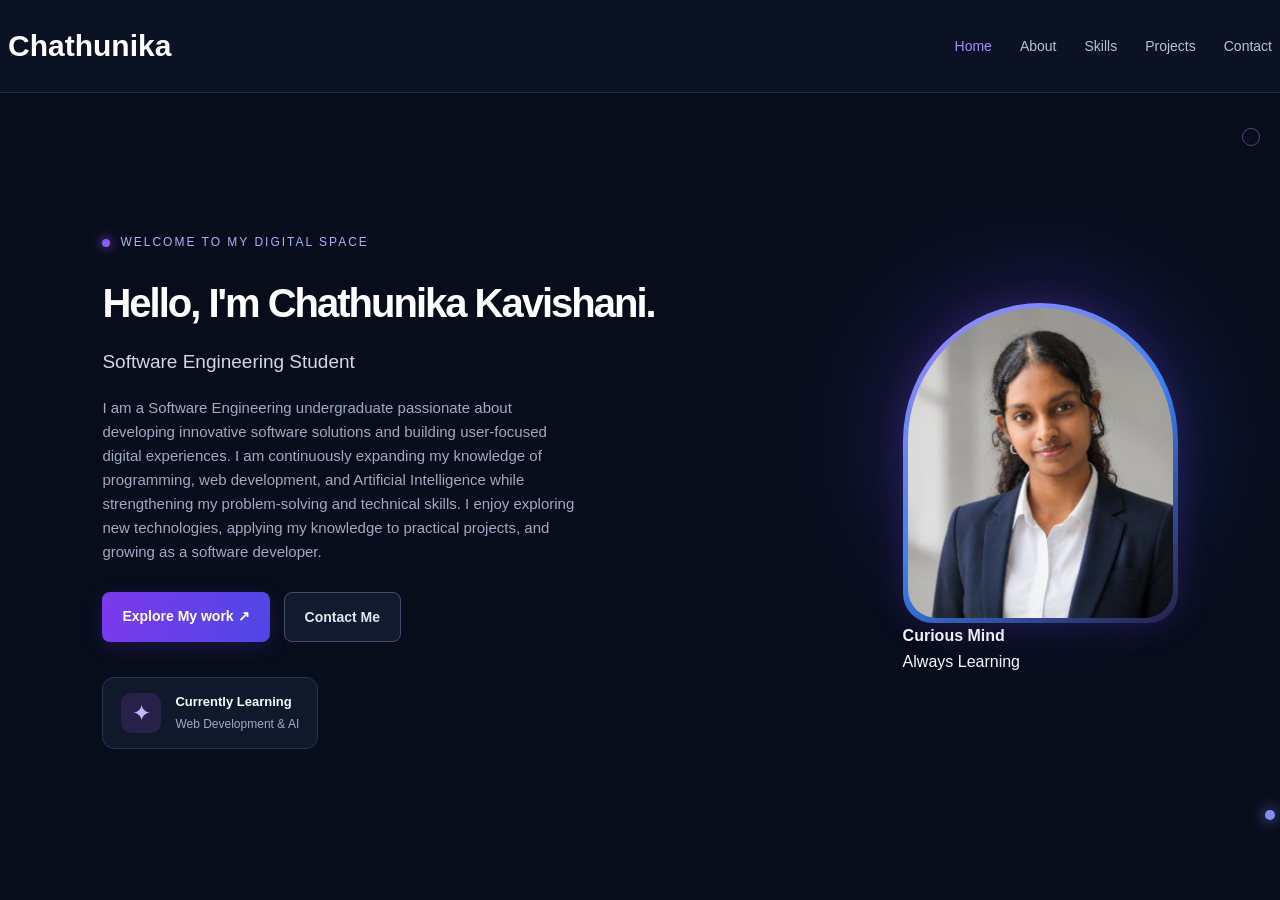
<file: index.html>
<!DOCTYPE html>
<html lang="en">
    <head>
        <meta charset="UTF-8">
        <meta name="viewport" content="width=device-width,initial-scale=1.0">

        <title> My Portfolio| Home</title>

        <link rel="stylesheet" href="style.css">


    </head>
    <body>
        <!--Navigation Bar-->
        <nav class="navbar">
            <a href="#home" class="logo">Chathunika</a>

            <ul class="nav-links">
                <li><a href="#home" class="active">Home</a></li>
                 <li><a href="#about">About</a></li>
                  <li><a href="#skills" >Skills</a></li>
                   <li><a href="#projects" >Projects</a></li>
                    <li><a href="#contact" >Contact</a></li>
            </ul>

        </nav>

        <!--Home/Hero Section-->
        <section id="home" class="hero">

            <!--Left Side Text-->
             <div class="hero-content">

                <p class="welcome">
                    <span class="status-dot"></span>
                    WELCOME TO MY DIGITAL SPACE
                </p>

   <h1 style="color: white !important; font-size: 40px !important;">
    Hello, I'm Chathunika Kavishani.
</h1>

                <h2>Software Engineering Student</h2>

                <p class="description">
                      I am a Software Engineering undergraduate passionate about 
                      developing innovative software solutions and building user-focused
                      digital experiences. I am continuously expanding my knowledge of programming, 
                      web development, and Artificial Intelligence while strengthening my problem-solving
                      and technical skills. I enjoy exploring new technologies, applying my knowledge to
                      practical projects, and growing as a software developer.
                </p>

                <!--Button-->

                <div class="hero-buttons">
                    <a href="#projects" class="btn primary-btn">
                        Explore My work &#8599;
                    </a>

                     <a href="#contact" class="btn secondary-btn">
                        Contact Me 
                    </a>



                </div>

                <!--Small introduction card-->
                <div class="mini-card">
                    <div class="mini-icon">&#10022;</div>

                    <div>
                        <h3>Currently Learning</h3>
                        <p>Web Development & AI</p>
                    </div>
                </div>

             </div>

             <!--Right-side profile photo-->
             <div class="'hero-image">
                <div class="image-glow"></div>

                <div class="photo-frame">
                    <img src="profile.png"
                      alt="Portrait of the profile"  
                      class="profile-photo">

                </div>

                <div class="'floating-badge">
                    <span class="badge-icon"></span>
                    <div>
                        <strong>Curious Mind</strong>
                        <p>Always Learning</p>
                    </div>
                </div>

                <div class="decor decor-one"></div>
                <div class="decor decor-two"></div>
             </div>
        </section>
</file>
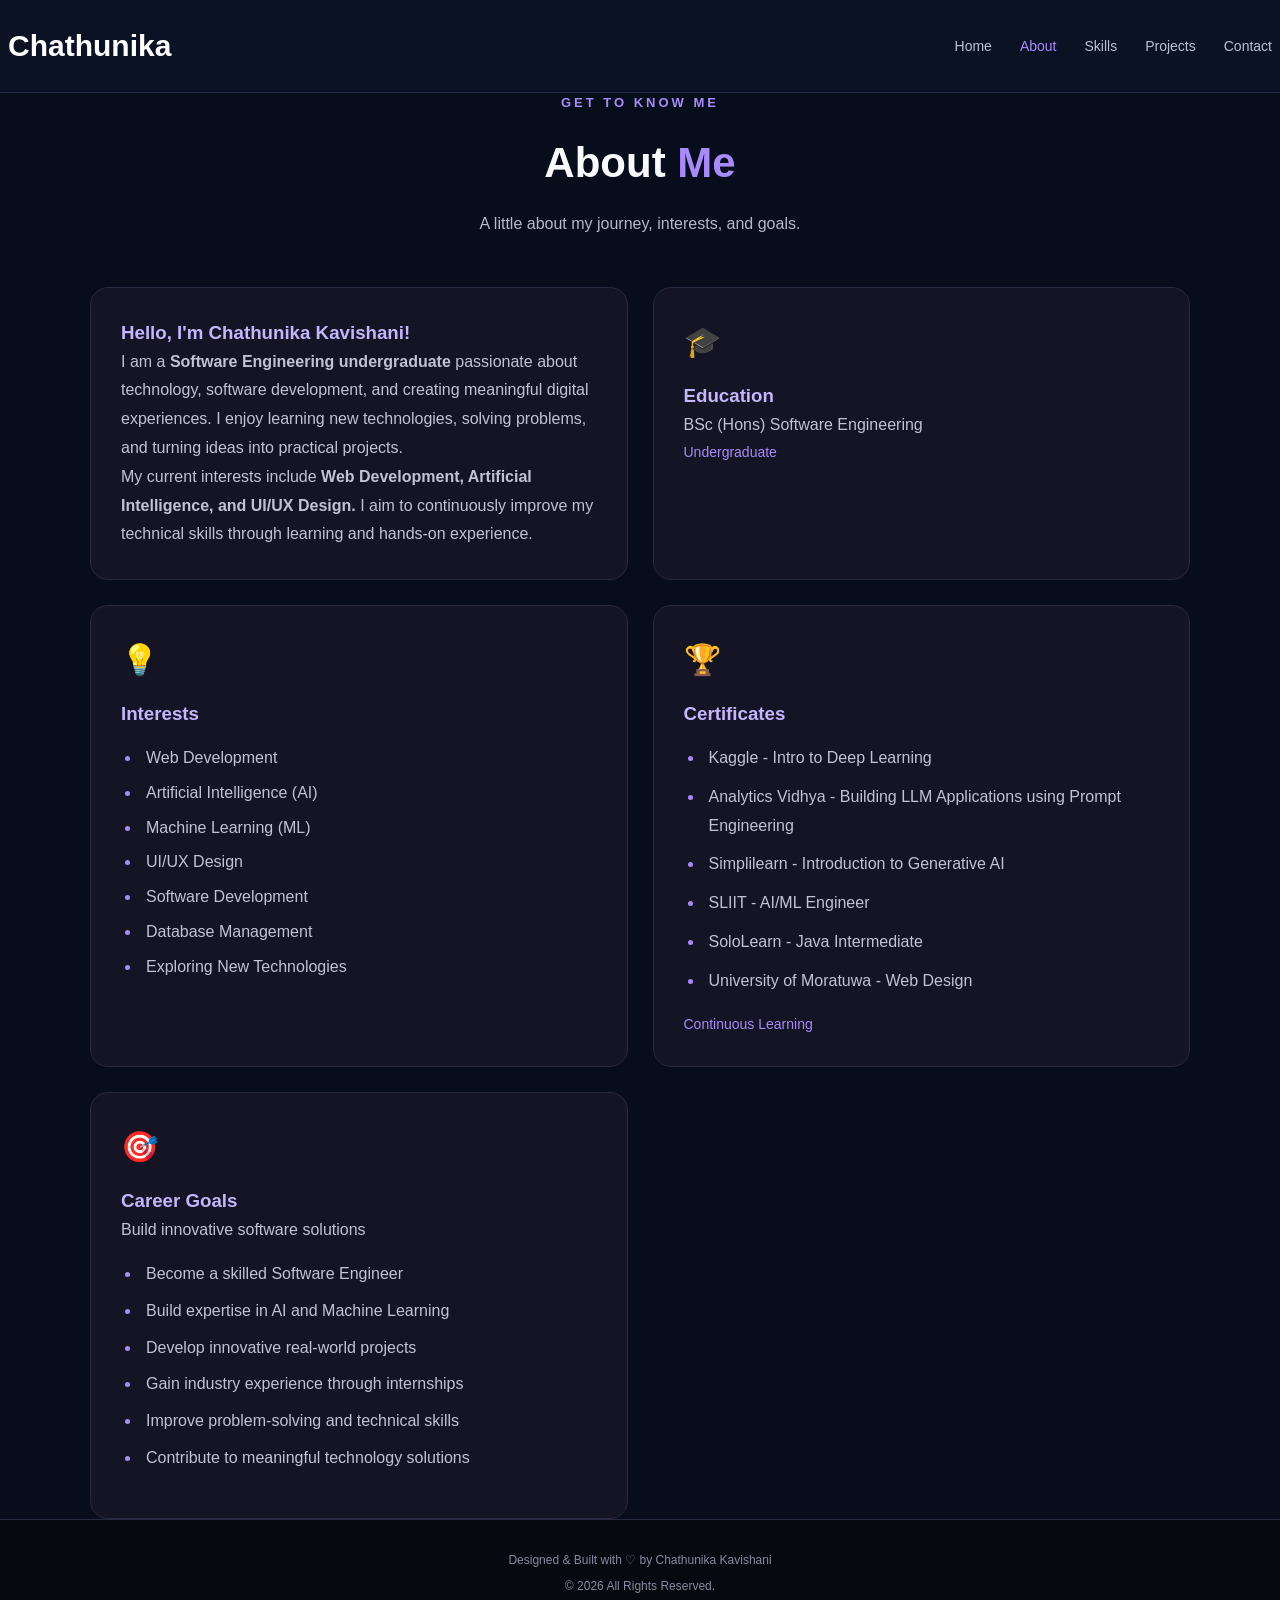
<file: about.html>
<!DOCTYPE html>
<html lang="en">
<head>
    <meta charset="UTF-8">
    <meta name="viewport" content="width=device-width, initial-scale=1.0">
    <title>About Me | Chathunika Kavishani</title>
    <link rel="stylesheet" href="style.css">
</head>
<body>

    <!-- Navigation Bar -->
    <nav class="navbar">
        <div class="logo">Chathunika</div>

        <ul class="nav-links">
            <li><a href="index.html">Home</a></li>
            <li><a href="about.html" class="active">About</a></li>
            <li><a href="index.html#skills">Skills</a></li>
            <li><a href="projects.html">Projects</a></li>
            <li><a href="contact.html">Contact</a></li>
        </ul>
    </nav>

    <!-- About Section -->
    <section id="about" class="about-section">

        <div class="about-heading">
            <p class="section-label">GET TO KNOW ME</p>
            <h2>About <span>Me</span></h2>
            <p>A little about my journey, interests, and goals.</p>
        </div>

        <div class="about-container">

            <!-- Introduction -->
            <div class="about-content">
                <h3>Hello, I'm Chathunika Kavishani!</h3>

                <p>
                    I am a <b>Software Engineering undergraduate</b>
                    passionate about technology, software development,
                    and creating meaningful digital experiences. I enjoy
                    learning new technologies, solving problems, and
                    turning ideas into practical projects.
                </p>

                <p>
                    My current interests include <b>Web Development,
                    Artificial Intelligence, and UI/UX Design.</b>
                    I aim to continuously improve my technical skills
                    through learning and hands-on experience.
                </p>
            </div>

            <!-- Education -->
            <div class="about-card">
                <div class="about-icon">&#127891;</div>
                <h3>Education</h3>
                <p>BSc (Hons) Software Engineering</p>
                <span>Undergraduate</span>
            </div>

            <!-- Interests -->
            <div class="about-card">
                <div class="about-icon">&#128161;</div>
                <h3>Interests</h3>
                <ul class="interests-list">
                    <li>Web Development</li>
                    <li>Artificial Intelligence (AI)</li>
                    <li>Machine Learning (ML)</li>
                    <li>UI/UX Design</li>
                    <li>Software Development</li>
                    <li>Database Management</li>
                    <li>Exploring New Technologies</li>
                </ul>
            </div>

            <!-- Certificates -->
            <div class="about-card">
                <div class="about-icon">&#127942;</div>
                <h3>Certificates</h3>
                <ul class="certificate-list">
                    <li>Kaggle - Intro to Deep Learning</li>
                    <li>Analytics Vidhya - Building LLM Applications using Prompt Engineering</li>
                    <li>Simplilearn - Introduction to Generative AI</li>
                    <li>SLIIT - AI/ML Engineer</li>
                    <li>SoloLearn - Java Intermediate</li>
                    <li>University of Moratuwa - Web Design</li>
                </ul>
                <span>Continuous Learning</span>
            </div>

            <!-- Career Goals -->
            <div class="about-card">
                <div class="about-icon">&#127919;</div>
                <h3>Career Goals</h3>
                <p>Build innovative software solutions</p>

                <ul class="career-list">
                    <li>Become a skilled Software Engineer</li>
                    <li>Build expertise in AI and Machine Learning</li>
                    <li>Develop innovative real-world projects</li>
                    <li>Gain industry experience through internships</li>
                    <li>Improve problem-solving and technical skills</li>
                    <li>Contribute to meaningful technology solutions</li>
                </ul>
            </div>

        </div>
    </section>

    <!-- Footer -->
    <footer class="portfolio-footer">
        <p>Designed & Built with ♡ by Chathunika Kavishani</p>
        <p>© 2026 All Rights Reserved.</p>
    </footer>

</body>
</html>
</file>
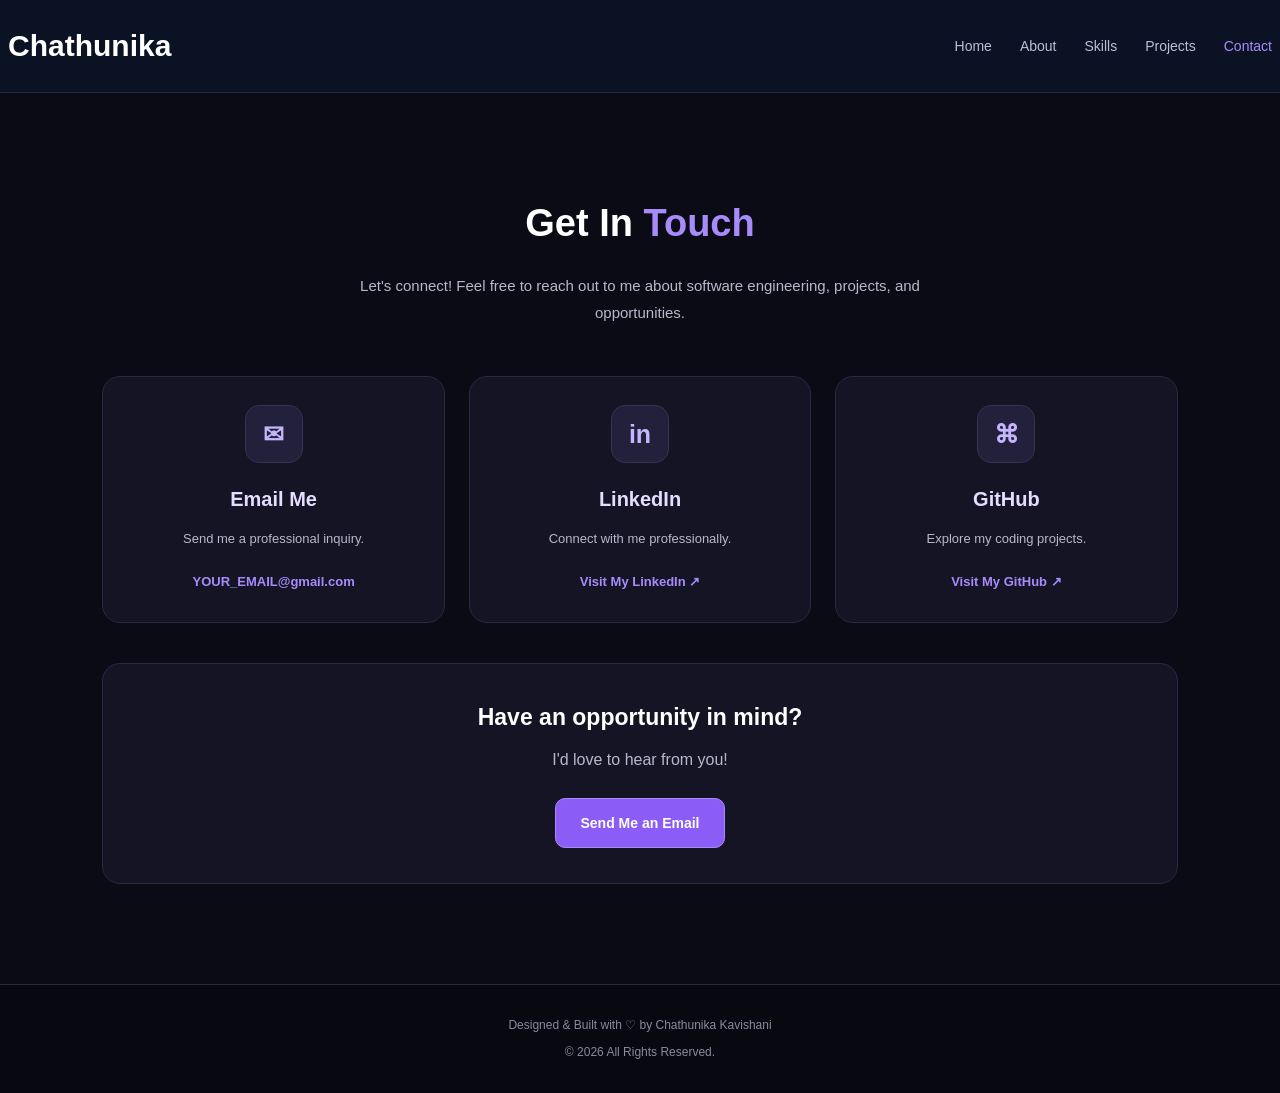
<file: contact.html>
<!DOCTYPE html>
<html lang="en">
<head>
    <meta charset="UTF-8">
    <meta name="viewport" content="width=device-width, initial-scale=1.0">

    <title>Contact | Chathunika Kavishani</title>

    <link rel="stylesheet" href="style.css">
</head>
<body>

    <!-- Navigation Bar -->
    <nav class="navbar">
        <div class="logo">Chathunika</div>

        <ul class="nav-links">
            <li><a href="index.html">Home</a></li>
            <li><a href="index.html#about">About</a></li>
            <li><a href="index.html#skills">Skills</a></li>
            <li><a href="index.html#projects">Projects</a></li>
            <li><a href="contact.html" class="active">Contact</a></li>
        </ul>
    </nav>

    <!-- Contact Page -->
    <main class="contact-section">
        <div class="contact-container">

            <h2 class="section-title">
                Get In <span>Touch</span>
            </h2>

            <p class="contact-subtitle">
                Let's connect! Feel free to reach out to me
                about software engineering, projects, and opportunities.
            </p>

            <div class="contact-grid">

                <div class="contact-card">
                    <div class="contact-icon">✉</div>
                    <h3>Email Me</h3>
                    <p>Send me a professional inquiry.</p>
                    <a href="mailto:YOUR_EMAIL@gmail.com">
                        YOUR_EMAIL@gmail.com
                    </a>
                </div>

                <div class="contact-card">
                    <div class="contact-icon">in</div>
                    <h3>LinkedIn</h3>
                    <p>Connect with me professionally.</p>
                    <a href="https://www.linkedin.com/in/kavishani-epa-664091382/"
                       target="_blank"
                       rel="noopener noreferrer">
                        Visit My LinkedIn ↗
                    </a>
                </div>

                <div class="contact-card">
                    <div class="contact-icon">⌘</div>
                    <h3>GitHub</h3>
                    <p>Explore my coding projects.</p>
                    <a href="https://github.com/chathunikakavishani"
                       target="_blank"
                       rel="noopener noreferrer">
                        Visit My GitHub ↗
                    </a>
                </div>

            </div>

            <div class="contact-cta">
                <h3>Have an opportunity in mind?</h3>
                <p>I'd love to hear from you!</p>

                <a href="mailto:YOUR_EMAIL@gmail.com"
                   class="contact-button">
                    Send Me an Email
                </a>
            </div>

        </div>
    </main>

    <footer class="portfolio-footer">
        <p>Designed & Built with ♡ by Chathunika Kavishani</p>
        <p>© 2026 All Rights Reserved.</p>
    </footer>

</body>
</html>
</file>
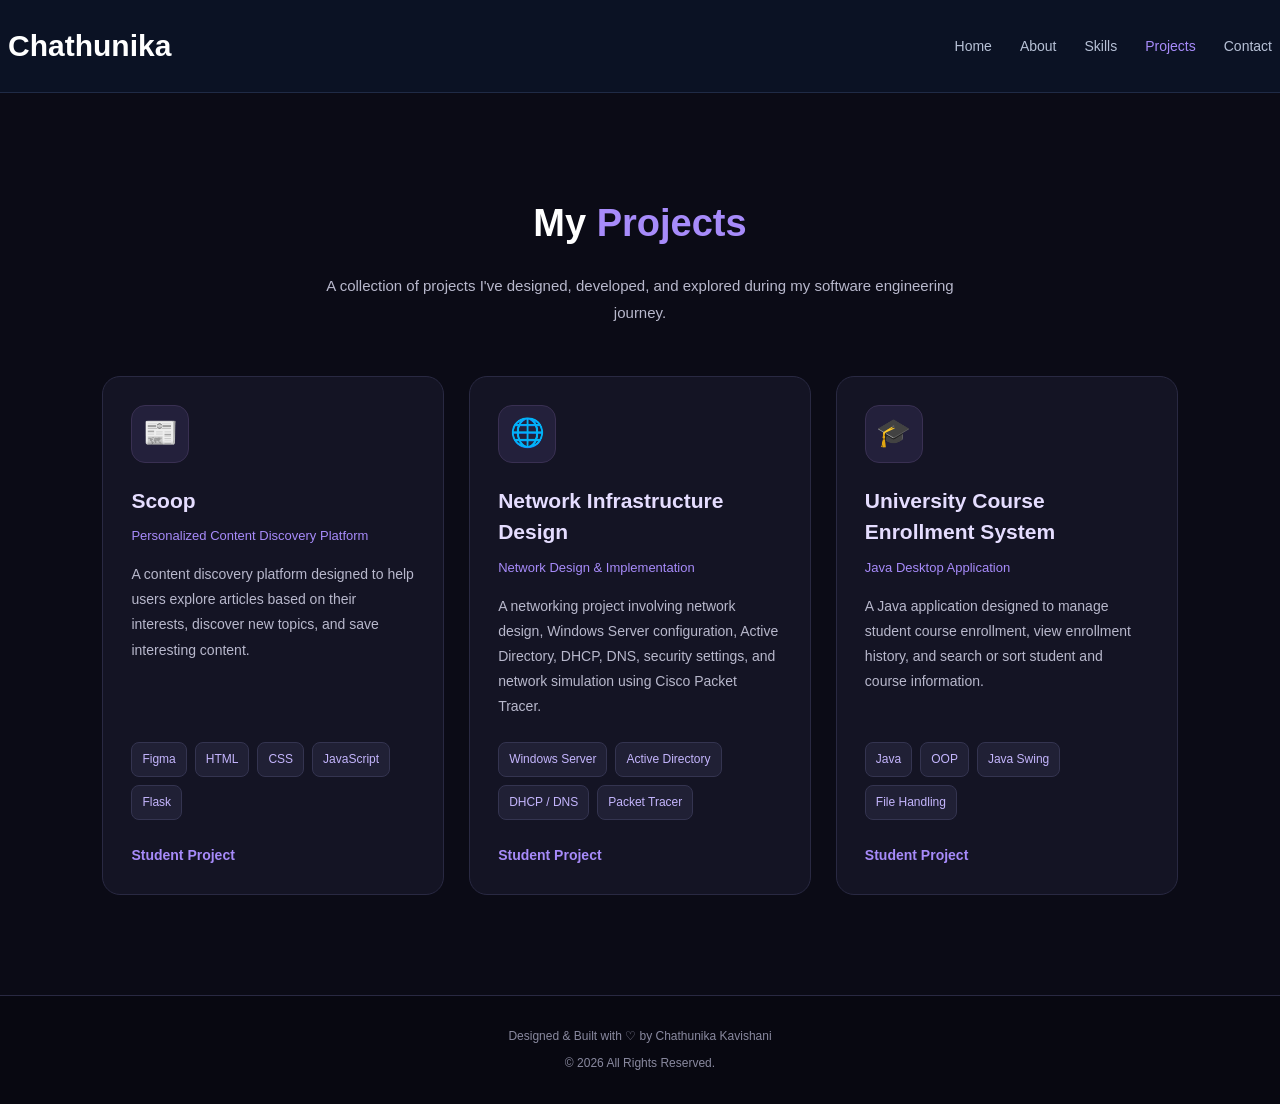
<file: projects.html>
<!DOCTYPE html>
<html lang="en">
<head>
    <meta charset="UTF-8">
    <meta name="viewport" content="width=device-width, initial-scale=1.0">

    <title>Projects | Chathunika Kavishani</title>

    <link rel="stylesheet" href="style.css">
</head>
<body>

    <!-- Navigation Bar -->
    <nav class="navbar">
        <div class="logo">Chathunika</div>

        <ul class="nav-links">
            <li><a href="index.html">Home</a></li>
            <li><a href="index.html#about">About</a></li>
            <li><a href="index.html#skills">Skills</a></li>
            <li><a href="projects.html" class="active">Projects</a></li>
            <li><a href="contact.html">Contact</a></li>
        </ul>
    </nav>

    <!-- Projects Page -->
    <main>
        <section id="projects" class="projects-section">

            <div class="projects-container">

                <h2 class="section-title">
                    My <span>Projects</span>
                </h2>

                <p class="projects-subtitle">
                    A collection of projects I've designed, developed,
                    and explored during my software engineering journey.
                </p>

                <div class="projects-grid">

                    <!-- Project 1: Scoop -->
                    <div class="project-card">

                        <div class="project-icon">📰</div>

                        <h3>Scoop</h3>

                        <p class="project-type">
                            Personalized Content Discovery Platform
                        </p>

                        <p class="project-description">
                            A content discovery platform designed to help
                            users explore articles based on their interests,
                            discover new topics, and save interesting content.
                        </p>

                        <div class="project-tags">
                            <span>Figma</span>
                            <span>HTML</span>
                            <span>CSS</span>
                            <span>JavaScript</span>
                            <span>Flask</span>
                        </div>

                        <a href="#projects" class="project-link">
                            Student Project
                        </a>

                    </div>

                    <!-- Project 2: Network Infrastructure -->
                    <div class="project-card">

                        <div class="project-icon">🌐</div>

                        <h3>Network Infrastructure Design</h3>

                        <p class="project-type">
                            Network Design & Implementation
                        </p>

                        <p class="project-description">
                            A networking project involving network design,
                            Windows Server configuration, Active Directory,
                            DHCP, DNS, security settings, and network
                            simulation using Cisco Packet Tracer.
                        </p>

                        <div class="project-tags">
                            <span>Windows Server</span>
                            <span>Active Directory</span>
                            <span>DHCP / DNS</span>
                            <span>Packet Tracer</span>
                        </div>

                        <a href="#projects" class="project-link">
                            Student Project
                        </a>

                    </div>

                    <!-- Project 3: Course Enrollment System -->
                    <div class="project-card">

                        <div class="project-icon">🎓</div>

                        <h3>University Course Enrollment System</h3>

                        <p class="project-type">
                            Java Desktop Application
                        </p>

                        <p class="project-description">
                            A Java application designed to manage student
                            course enrollment, view enrollment history,
                            and search or sort student and course information.
                        </p>

                        <div class="project-tags">
                            <span>Java</span>
                            <span>OOP</span>
                            <span>Java Swing</span>
                            <span>File Handling</span>
                        </div>

                        <a href="#projects" class="project-link">
                            Student Project
                        </a>

                    </div>

                </div>

            </div>

        </section>
    </main>

    <!-- Footer -->
    <footer class="portfolio-footer">
        <p>Designed & Built with ♡ by Chathunika Kavishani</p>
        <p>© 2026 All Rights Reserved.</p>
    </footer>

</body>
</html>
</file>
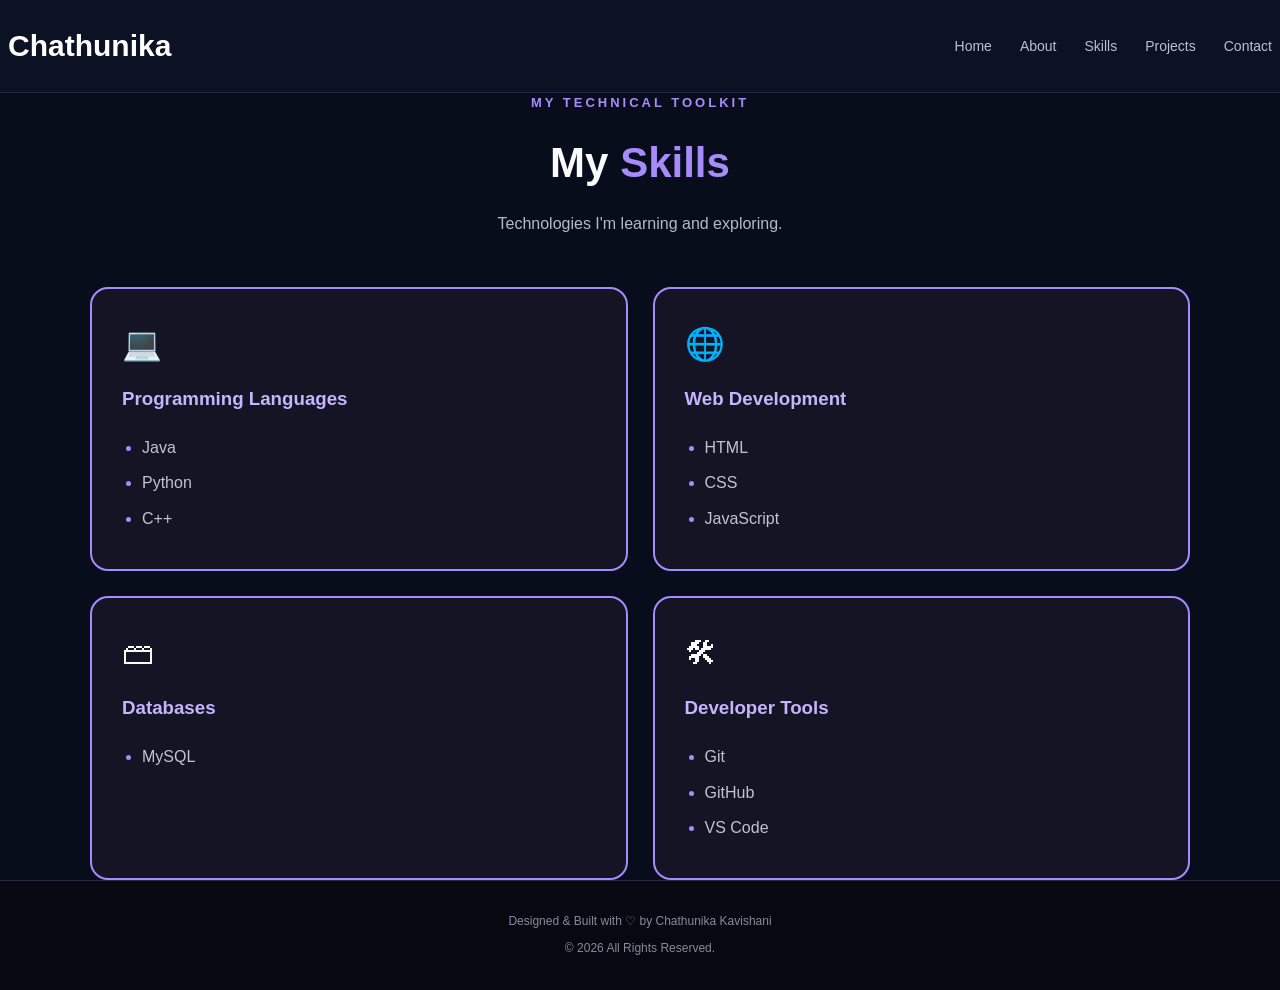
<file: skills.html>
<!DOCTYPE html>
<html lang="en">
<head>
    <meta charset="UTF-8">
    <meta name="viewport" content="width=device-width, initial-scale=1.0">

    <title>Skills | Chathunika Kavishani</title>

    <link rel="stylesheet" href="style.css">
</head>
<body>

    <!-- Navigation Bar -->
    <nav class="navbar">
        <div class="logo">Chathunika</div>

        <ul class="nav-links">
           <li><a href="./index.html">Home</a></li>
        <li><a href="./about.html">About</a></li>
        <li><a href="./skills.html">Skills</a></li>
        <li><a href="./projects.html">Projects</a></li>
        <li><a href="./contact.html">Contact</a></li>
        </ul>
    </nav>

    <!-- Skills Section -->
    <main>
        <section id="skills" class="skills-section">

            <div class="skills-heading">
                <p class="section-label">MY TECHNICAL TOOLKIT</p>
                <h2>My <span>Skills</span></h2>
                <p>Technologies I'm learning and exploring.</p>
            </div>

            <div class="skills-container">

                <!-- Programming Languages -->
                <div class="skill-card">
                    <div class="skill-icon">&#128187;</div>
                    <h3>Programming Languages</h3>

                    <ul class="skill-list">
                        <li>Java</li>
                        <li>Python</li>
                        <li>C++</li>
                    </ul>
                </div>

                <!-- Web Development -->
                <div class="skill-card">
                    <div class="skill-icon">&#127760;</div>
                    <h3>Web Development</h3>

                    <ul class="skill-list">
                        <li>HTML</li>
                        <li>CSS</li>
                        <li>JavaScript</li>
                    </ul>
                </div>

                <!-- Databases -->
                <div class="skill-card">
                    <div class="skill-icon">&#128451;</div>
                    <h3>Databases</h3>

                    <ul class="skill-list">
                        <li>MySQL</li>
                    </ul>
                </div>

                <!-- Developer Tools -->
                <div class="skill-card">
                    <div class="skill-icon">&#128736;</div>
                    <h3>Developer Tools</h3>

                    <ul class="skill-list">
                        <li>Git</li>
                        <li>GitHub</li>
                        <li>VS Code</li>
                    </ul>
                </div>

            </div>
        </section>
    </main>

    <!-- Footer -->
    <footer class="portfolio-footer">
        <p>Designed & Built with ♡ by Chathunika Kavishani</p>
        <p>© 2026 All Rights Reserved.</p>
    </footer>

</body>
</html>
</file>
<file: style.css>
/*Basic Setup*/
*{
    margin:0;
    padding:0;
    box-sizing: border-box;
    
}

html{
    scroll-behavior: smooth;
}

body{
    font-family: Arial, sans-serif;
    background-color: #080d1b;
    color: #f8fafc;
    line-height: 1.6;
}

a{
    text-decoration: none;
    color: inherit;
}

/*Navigation Bar*/

.navbar{
    display:flex;
    justify-content: space-between;
    align-items: center;
    padding: 22px 8px;
    background-color: #0b1224;
    border-bottom: 1px solid #202b46;
}

.logo{
    font-size: 30px;
    font-weight: bold;
    color: white;
}

.logo span{
    color: #a78bfa;
}

.nav-links{
    display: flex;
    list-style: none;
    gap: 28px;
}

.nav-links a{
    color: #b7c1d6;
    font-size: 14px;
    transition: color 0.3s;
}

.nav-links a:hover,
.nav-links a.active{
    color: #a78bfa;
}

/* 3. Home Section */

.hero{
    min-height: 88vh;
    padding: 70px 8%;
    display: flex;
    justify-content: space-between;
    align-items: center;
    gap:55px;
    overflow: hidden;
    position: relative;
    background: 
              redial-gradient(
                circle at 80% 45%,
                rgba(88,58,180,0.15),
                transparent 35%
              );
}

.hero-content{
    flex: 1;
    max-width: 600px;
    position: relative;
    z-index: 1;
    display: block;
    visibility: visible;
    opacity: 1;
}

.welcome{
    display: inline-flex;
    align-items: center;
    gap: 10px;
    color: #a5b4fc;
    font-size: 12px;
    letter-spacing: 2px;
    margin-bottom: 25px;
}

.status-dot{
    width: 8px;
    height: 8px;
    background-color: #8b5cf6;
    border-radius: 50%;
    box-shadow: 0 0 12px #8b5cf6;
}

.hero h1{
    font-size: 48px;
    line-height: 1.3;
    color: #ffffff;
    letter-spacing: -2px;
    margin-bottom: 18px;
}

.gradient-text{
    display: inline-block;
    visibility: visible;
    opacity: 1;
    background: linear-gradient(
        90deg
        #c4b5fd,
        #818cf8,
        #60a5fa
    );
    -webkit-background-clip: text;
    background-clip: text;
    color: transparent;
}

.hero h2{
    font-size: 19px;
    font-weight: normal;
    color: #d1d9e8;
    margin-bottom: 18px;
}

.description{
    color: #9eabc3;
    font-size: 15px;
    max-width: 480px;
    margin-bottom: 28px;
}

/*buttons*/

.hero-buttons{
    display: flex;
    flex-wrap: wrap;
    gap: 14px;
    margin-bottom: 35px;
}

.btn{
    display: inline-block;
    padding: 13px 20px;
    border-radius: 8px;
    font-size: 14px;
    font-weight: bold;
    transition: all 0.3s ease;
}

.primary-btn{
    color: white;
    background: linear-gradient(
        100deg,
        #7c3aed,
        #4f46e5
    );
    box-shadow: 0 5px 20px rgba(99, 67, 220, 0.2);
}

.primary-btn:hover{
    transform: translateY(-3px);
    box-shadow: 0 8px 25px rgba(99,67,220,0.4);
}

.secondary-btn{
    border: 1px solid #414d6d;
    color: #e2e8f0;
    background-color: #111a2e;
}

.secondary-btn:hover{
    border-color: #a78bfa;
    color: #c4b5fd;
}

/*Small Learning Card*/

.mini-card{
    display:flex;
    align-items: center;
    gap: 14px;
    width: fit-content;
    padding: 14px 18px;
    background-color: #10192c;
    border: 1px solid #27344f;
    border-radius: 12px;
}

.mini-icon{
    width: 40px;
    height: 40px;
    display: flex;
    justify-content: center;
    align-items: center;
    border-radius: 10px;
    background-color: #27214a;
    color: #c4b5fd;
    font-size: 23px;
}

.mini-card h3{
    font-size: 13px;
    margin-bottom: 2px;
}

.mini-card p{
    font-size: 12px;
    color: #9eabc3;
}

/* Profile photo area*/

.hero-image{
    flex: 0 0 340px;
    height: 380px;
    position: relative;
    display: flex;
    align-items: center;
    justify-content: center;
}

.image-glow{
    position: absolute;
    width: 270px;
    height: 270px;
    border-radius: 50%;
    background: linear-gradient(
        135deg,
        #7c3aed,
        #2563eb

    );
    filter: blur(65px);
    opacity: 0.35;
}

.photo-frame{
    position: relative;
    z-index: 1;
    width: 275px;
    height: 320px;
    padding: 5px;
    border-radius: 140px 140px 30px 30px;
    background: linear-gradient(
        145deg,
        #a78bfa,
        #3b82f6,
        #27214a
    );
    box-shadow: 0 0 35px rgba(124,58,237,0.2);
}

.profile-photo{
    width: 100%;
    height: 100%;
    display: block;
    object-fit: cover;
    object-position: center;
    border-radius: inherit;
    background-color: #111a2e;
}

/* Floating Badge*/

.floating-badge{
    position: absolute;
    z-index: 2;
    bottom: 30px;
    left: -15px;
    display: flex;
    align-items: center;
    gap: 12px;
    padding: 13px 16px;
    border: 1px solid #34415e;
    border-radius: 12px;
    background-color: #111a2e;
    box-shadow: 0 12px 30px rgba(0, 0, 0, 0.3);
}

.badge-icon{
    font-size: 24px;
    color: #a78bfa;
}

.floating-badge strong{
    font-size: 12px;
}

.floating-badge p{
    color: #9eabc3;
    font-size: 11px;
}

.decor{
    position: absolute;
    border: 1px solid rgba(167, 139, 250, 0.45);
    border-radius: 50%;
}

.decor-one{
    width: 18px;
    height: 18px;
    top: 35px;
    right: 20px;
}

.decor-two{
    width: 10px;
    height: 10px;
    bottom: 65px;
    right: 5px;
    background-color: #818cf8;
    box-shadow: 0 0 15px #818cf8;
}

/*responsive design*/

@media(max-width:900px){
    .navbar{
        padding: 20px 5%;
    }

    .nav-links{
        gap:15px;
    }

    .hero{
        padding: 55px 6%;
        gap:25px
    }

    .hero-image{
        flex-basis: 280px;
    }

    .photo-frame{
        width: 235px;
        height: 285px;
    }
}

@media (max-width:650px){
    .navbar{
        flex-direction: column;
        gap: 16px;
    }

    .nav-links{
        flex-wrap: wrap;
        justify-content: center;
        gap: 12px 18px;
    }

    .hero{
        flex-direction: column-reverse;
        text-align: center;
        padding: 45px 6%;
    }

    .hero-content{
        width: 100%;
    }

    .hero h1{
        font-size: 42px;
        letter-spacing: -1px;
    }

    .description{
        margin-left: auto;
        margin-right: auto;
    }

    .hero-buttons{
        justify-content: center;
    }

    .mini-card{
        margin: 0 auto;
        text-align: left;
    }

    .hero-image{
        flex: none;
        width: 100%;
        height: 320px;
    }

    .photo-frame{
        width: 220px;
        height: 265px;
    }

    .floating-badge{
        left: calc(50% -145px);
        bottom: 0;
    }

    .decor-one{
        right: 12%;
    }

    .decor-two{
        right: 10%;
    }
}

```css
/* ABOUT ME SECTION */

.about-section {
    padding: 100px 8%;
    background: #0b0b16;
    color: #ffffff;
}

.about-heading {
    text-align: center;
    margin-bottom: 50px;
}

.section-label {
    color: #a78bfa;
    letter-spacing: 3px;
    font-size: 13px;
    font-weight: bold;
}

.about-heading h2 {
    font-size: 42px;
    margin: 15px 0;
}

.about-heading h2 span {
    color: #a78bfa;
}

.about-heading > p:last-child {
    color: #b8b8cc;
}

.about-container {
    max-width: 1100px;
    margin: auto;
    display: grid;
    grid-template-columns: repeat(2, minmax(0, 1fr));
    gap: 25px;
}

.about-content,
.about-card {
    background: #141424;
    border: 1px solid #292942;
    border-radius: 18px;
    padding: 30px;
}

.about-content h3,
.about-card h3 {
    color: #c4b5fd;
    margin-top: 0;
}

.about-content p,
.about-card p {
    color: #c2c2d3;
    line-height: 1.8;
}

.about-icon {
    font-size: 30px;
    margin-bottom: 15px;
}

.about-card span {
    color: #a78bfa;
    font-size: 14px;
}

.about-card {
    transition: transform 0.3s ease,
                border-color 0.3s ease;
}

.about-card:hover {
    transform: translateY(-5px);
    border-color: #a78bfa;
}

/* Mobile responsive design */

@media (max-width: 700px) {
    .about-section {
        padding: 70px 6%;
    }

    .about-heading h2 {
        font-size: 34px;
    }

    .about-container {
        grid-template-columns: 1fr;
    }
}

.certificate-list {
    padding-left: 20px;
    margin: 15px 0;
    color: #c2c2d3;
    line-height: 1.8;
}

.certificate-list li {
    margin-bottom: 10px;
    padding-left: 5px;
}

.certificate-list li::marker {
    color: #a78bfa;
}

/* Interests bullet points */

.interests-list {
    padding-left: 20px;
    margin: 15px 0;
    color: #c2c2d3;
    line-height: 1.8;
}

.interests-list li {
    margin-bottom: 6px;
    padding-left: 5px;
}

.interests-list li::marker {
    color: #a78bfa;
}


/* Career Goals bullet points */

.career-list {
    padding-left: 20px;
    margin: 15px 0;
    color: #c2c2d3;
    line-height: 1.8;
}

.career-list li {
    margin-bottom: 8px;
    padding-left: 5px;
}

.career-list li::marker {
    color: #a78bfa;
}

```css
/* =========================
   SKILLS SECTION
========================= */

.skills-section {
    padding: 100px 8%;
    background: #0b0b16;
    color: #ffffff;
}

.skills-heading {
    text-align: center;
    margin-bottom: 50px;
}

.skills-heading h2 {
    font-size: 42px;
    margin: 15px 0;
}

.skills-heading h2 span {
    color: #a78bfa;
}

.skills-heading > p:last-child {
    color: #b8b8cc;
}

/* Skills Grid */

.skills-container {
    max-width: 1100px;
    margin: 0 auto;
    display: grid;
    grid-template-columns: repeat(2, minmax(0, 1fr));
    gap: 25px;
}

/* Individual Skill Cards */

.skill-card {
     padding: 30px;
    background: #141424;
    border: 2px solid #a78bfa;
    border-radius: 18px;
    min-width: 0;
    box-sizing: border-box;
    transition: transform 0.3s ease, border-color 0.3s ease;
}

.skill-card:hover {
    transform: translateY(-5px);
    border-color:  #60a5fa;
}

.skill-icon {
    font-size: 32px;
    margin-bottom: 15px;
}

.skill-card h3 {
   color: #c4b5fd;
    margin: 0 0 20px;
    line-height: 1.5;
}

/* Skill Bullet Points */

.skill-list {
    padding-left: 20px;
    margin: 0;
    color: #c2c2d3;
    line-height: 1.9;
}

.skill-list li {
    margin-bottom: 5px;
}

.skill-list li::marker {
    color: #a78bfa;
}

/* Mobile Responsive Design */

@media (max-width: 700px) {
    .skills-section {
        padding: 70px 6%;
    }

    .skills-heading h2 {
        font-size: 34px;
    }

    .skills-container {
        grid-template-columns: 1fr;
    }
}


/* ===== Projects Section ===== */

.projects-section {
    padding: 100px 8%;
    background: #0b0b16;
    color: #ffffff;
}

.projects-container {
    max-width: 1200px;
    margin: 0 auto;
}

.projects-section .section-title {
    text-align: center;
    font-size: 38px;
    margin: 0 0 18px;
    color: #ffffff;
}

.projects-section .section-title span {
    color: #a78bfa;
}

.projects-subtitle {
    max-width: 650px;
    margin: 0 auto 50px;
    text-align: center;
    color: #b8b8cc;
    line-height: 1.8;
    font-size: 15px;
}

.projects-grid {
    display: grid;
    grid-template-columns: repeat(3, minmax(0, 1fr));
    gap: 25px;
    align-items: stretch;
}

.project-card {
    padding: 28px;
    background: #141424;
    border: 1px solid #292942;
    border-radius: 18px;
    min-width: 0;
    box-sizing: border-box;

    display: flex;
    flex-direction: column;

    transition: transform 0.3s ease,
                border-color 0.3s ease,
                box-shadow 0.3s ease;
}

.project-card:hover {
    transform: translateY(-7px);
    border-color: #a78bfa;
    box-shadow: 0 10px 30px rgba(167, 139, 250, 0.12);
}

.project-icon {
    width: 58px;
    height: 58px;
    display: flex;
    align-items: center;
    justify-content: center;

    font-size: 28px;
    background: #23203b;
    border: 1px solid #393052;
    border-radius: 14px;
    margin-bottom: 22px;
}

.project-card h3 {
    color: #e5ddff;
    font-size: 21px;
    line-height: 1.5;
    margin: 0 0 10px;
}

.project-type {
    color: #a78bfa;
    font-size: 13px;
    line-height: 1.6;
    margin: 0 0 15px;
}

.project-description {
    color: #b8b8cc;
    font-size: 14px;
    line-height: 1.8;
    margin: 0 0 22px;
}

.project-tags {
    display: flex;
    flex-wrap: wrap;
    gap: 8px;
    margin-top: auto;
    margin-bottom: 24px;
}

.project-tags span {
    padding: 7px 10px;
    background: #202035;
    border: 1px solid #343450;
    border-radius: 8px;

    color: #c4b5fd;
    font-size: 12px;
}

.project-link {
    color: #a78bfa;
    text-decoration: none;
    font-size: 14px;
    font-weight: 600;
    transition: color 0.3s ease;
}

.project-link:hover {
    color: #60a5fa;
}


/* ===== Responsive Design ===== */

@media (max-width: 1000px) {
    .projects-grid {
        grid-template-columns: repeat(2, minmax(0, 1fr));
    }
}

@media (max-width: 650px) {
    .projects-section {
        padding: 75px 6%;
    }

    .projects-section .section-title {
        font-size: 30px;
    }

    .projects-grid {
        grid-template-columns: 1fr;
    }

    .project-card {
        padding: 24px;
    }
}


/* ===== Contact Section ===== */

.contact-section {
    padding: 100px 8%;
    background: #0b0b16;
    color: #ffffff;
}

.contact-container {
    max-width: 1100px;
    margin: 0 auto;
}

.contact-section .section-title {
    text-align: center;
    font-size: 38px;
    margin: 0 0 18px;
    color: #ffffff;
}

.contact-section .section-title span {
    color: #a78bfa;
}

.contact-subtitle {
    max-width: 650px;
    margin: 0 auto 50px;
    text-align: center;
    color: #b8b8cc;
    font-size: 15px;
    line-height: 1.8;
}

.contact-grid {
    display: grid;
    grid-template-columns: repeat(3, minmax(0, 1fr));
    gap: 24px;
}

.contact-card {
    padding: 28px 22px;
    background: #141424;
    border: 1px solid #292942;
    border-radius: 18px;
    text-align: center;
    min-width: 0;
    box-sizing: border-box;

    transition: transform 0.3s ease,
                border-color 0.3s ease;
}

.contact-card:hover {
    transform: translateY(-6px);
    border-color: #a78bfa;
}

.contact-icon {
    width: 58px;
    height: 58px;
    margin: 0 auto 20px;

    display: flex;
    justify-content: center;
    align-items: center;

    background: #23203b;
    border: 1px solid #393052;
    border-radius: 14px;

    color: #c4b5fd;
    font-size: 25px;
    font-weight: 700;
}

.contact-card h3 {
    color: #e5ddff;
    font-size: 20px;
    margin: 0 0 12px;
}

.contact-card p {
    color: #b8b8cc;
    font-size: 13px;
    line-height: 1.8;
    margin: 0 0 18px;
}

.contact-card a {
    color: #a78bfa;
    font-size: 13px;
    font-weight: 600;
    text-decoration: none;
    overflow-wrap: anywhere;
}

.contact-card a:hover {
    color: #60a5fa;
    text-decoration: underline;
}

/* Contact call-to-action */

.contact-cta {
    margin-top: 40px;
    padding: 35px 20px;

    text-align: center;
    background: #141424;
    border: 1px solid #292942;
    border-radius: 18px;
}

.contact-cta h3 {
    color: #ffffff;
    font-size: 23px;
    margin: 0 0 10px;
}

.contact-cta p {
    color: #b8b8cc;
    margin: 0 0 25px;
    line-height: 1.7;
}

.contact-button {
    display: inline-block;
    padding: 13px 24px;

    background: #8b5cf6;
    color: #ffffff;
    border: 1px solid #a78bfa;
    border-radius: 10px;

    font-size: 14px;
    font-weight: 600;
    text-decoration: none;

    transition: background 0.3s ease,
                transform 0.3s ease;
}

.contact-button:hover {
    background: #7c3aed;
    transform: translateY(-3px);
}

/* Footer */

.portfolio-footer {
    padding: 25px 8%;
    text-align: center;
    background: #080811;
    border-top: 1px solid #292942;
}

.portfolio-footer p {
    color: #89899f;
    font-size: 12px;
    line-height: 1.8;
    margin: 5px 0;
}

/* Responsive layout */

@media (max-width: 850px) {
    .contact-grid {
        grid-template-columns: repeat(2, minmax(0, 1fr));
    }
}

@media (max-width: 600px) {
    .contact-section {
        padding: 75px 6%;
    }

    .contact-section .section-title {
        font-size: 30px;
    }

    .contact-grid {
        grid-template-columns: 1fr;
    }

    .contact-cta h3 {
        font-size: 20px;
    }
}
</file>
